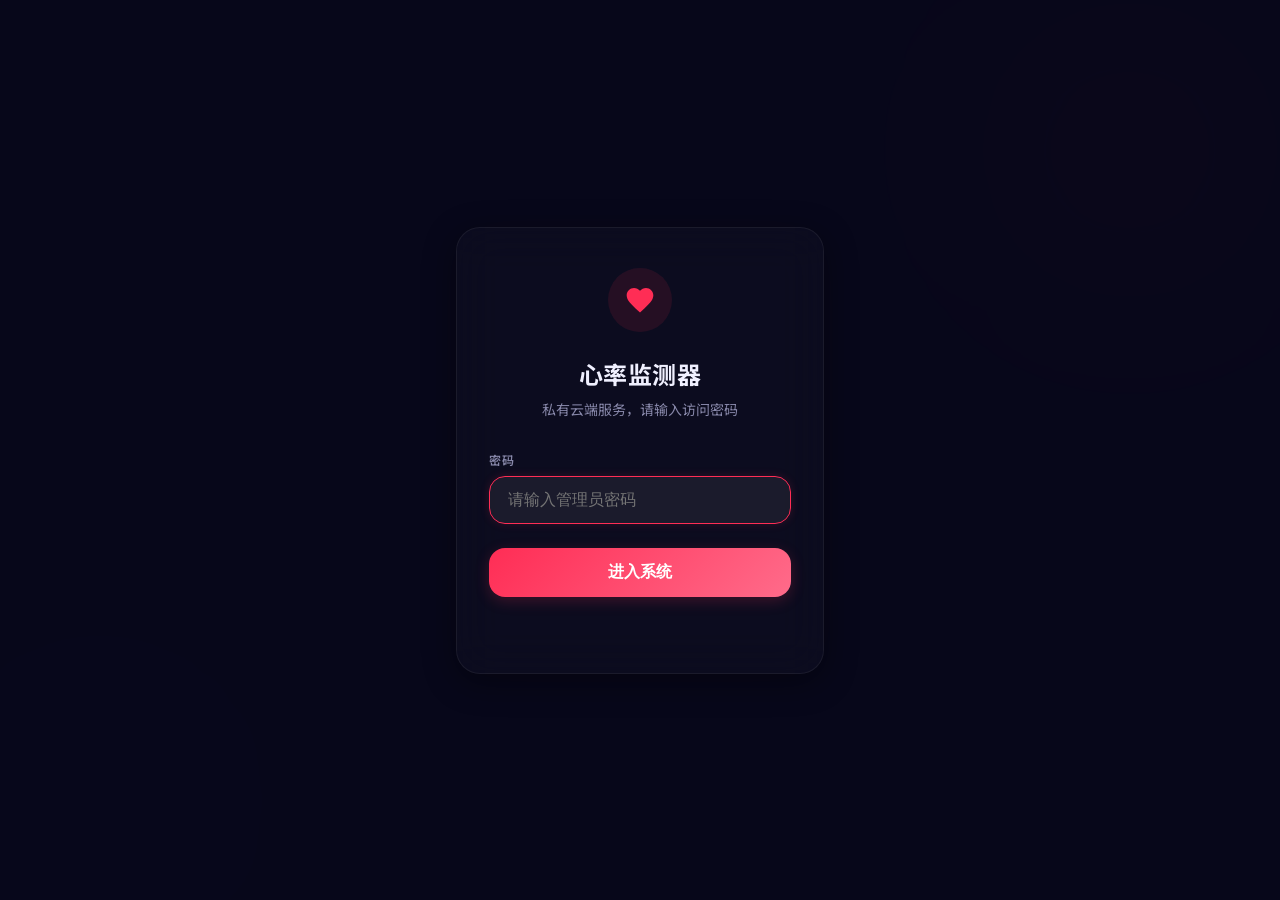
<file: Server/static/login.html>
<!DOCTYPE html>
<html lang="zh-CN">
<head>
    <meta charset="UTF-8">
    <meta name="viewport" content="width=device-width, initial-scale=1.0">
    <title>登录 - 心率监测器</title>
    <meta name="description" content="心率监测器安全登录页面">
    <link rel="icon" type="image/png" href="/static/favicon.png">
    <link rel="preconnect" href="https://fonts.googleapis.com">
    <link rel="preconnect" href="https://fonts.gstatic.com" crossorigin>
    <link href="https://fonts.googleapis.com/css2?family=Inter:wght@300;400;500;600;700;900&family=Noto+Sans+SC:wght@300;400;500;700&display=swap" rel="stylesheet">
    <style>
        :root {
            --bg-primary: #07071a;
            --bg-secondary: #0e0e2a;
            --bg-card: rgba(255, 255, 255, 0.025);
            --bg-card-border: rgba(255, 255, 255, 0.06);
            --bg-input: rgba(255, 255, 255, 0.04);
            --text-primary: #f0f0ff;
            --text-secondary: #8888aa;
            --accent: #ff2d55;
            --accent-light: #ff6b8a;
            --accent-gradient: linear-gradient(135deg, #ff2d55 0%, #ff6b8a 100%);
            --radius-md: 16px;
            --radius-lg: 24px;
            --font-primary: 'Inter', 'Noto Sans SC', -apple-system, BlinkMacSystemFont, sans-serif;
            --transition: 0.3s cubic-bezier(0.4, 0, 0.2, 1);
        }

        *, *::before, *::after {
            margin: 0;
            padding: 0;
            box-sizing: border-box;
        }

        body {
            font-family: var(--font-primary);
            background: var(--bg-primary);
            color: var(--text-primary);
            min-height: 100vh;
            display: flex;
            align-items: center;
            justify-content: center;
            overflow: hidden;
            position: relative;
        }

        /* 背景装饰 */
        .bg-decoration {
            position: absolute;
            inset: 0;
            pointer-events: none;
            z-index: 0;
            overflow: hidden;
        }

        .bg-orb {
            position: absolute;
            border-radius: 50%;
            filter: blur(120px);
            opacity: 0.4;
        }

        .bg-orb-1 {
            width: 500px;
            height: 500px;
            background: radial-gradient(circle, rgba(255, 45, 85, 0.08) 0%, transparent 70%);
            top: -100px;
            right: -100px;
            animation: orbFloat1 20s ease-in-out infinite;
        }

        .bg-orb-2 {
            width: 400px;
            height: 400px;
            background: radial-gradient(circle, rgba(91, 127, 255, 0.06) 0%, transparent 70%);
            bottom: -100px;
            left: -100px;
            animation: orbFloat2 25s ease-in-out infinite;
        }

        @keyframes orbFloat1 {
            0%, 100% { transform: translate(0, 0); }
            50% { transform: translate(-30px, 20px); }
        }

        @keyframes orbFloat2 {
            0%, 100% { transform: translate(0, 0); }
            50% { transform: translate(20px, -30px); }
        }

        /* 登录卡片 */
        .login-container {
            position: relative;
            z-index: 1;
            width: 100%;
            max-width: 400px;
            padding: 16px;
        }

        .login-card {
            background: var(--bg-card);
            backdrop-filter: blur(20px);
            -webkit-backdrop-filter: blur(20px);
            border: 1px solid var(--bg-card-border);
            border-radius: var(--radius-lg);
            padding: 40px 32px;
            box-shadow: 0 8px 32px rgba(0, 0, 0, 0.4), 0 0 60px rgba(255, 45, 85, 0.02);
            text-align: center;
        }

        .logo-icon {
            display: inline-flex;
            align-items: center;
            justify-content: center;
            width: 64px;
            height: 64px;
            background: rgba(255, 45, 85, 0.1);
            border-radius: 50%;
            margin-bottom: 24px;
            animation: pulse 2s infinite;
        }

        @keyframes pulse {
            0%, 100% { transform: scale(1); box-shadow: 0 0 0 0 rgba(255, 45, 85, 0.2); }
            50% { transform: scale(1.05); box-shadow: 0 0 15px 5px rgba(255, 45, 85, 0.1); }
        }

        h2 {
            font-size: 24px;
            font-weight: 700;
            margin-bottom: 8px;
            letter-spacing: 0.5px;
        }

        p.subtitle {
            color: var(--text-secondary);
            font-size: 14px;
            margin-bottom: 32px;
        }

        .form-group {
            margin-bottom: 24px;
            text-align: left;
        }

        label {
            display: block;
            font-size: 12px;
            font-weight: 600;
            color: var(--text-secondary);
            margin-bottom: 8px;
            text-transform: uppercase;
            letter-spacing: 1px;
        }

        input[type="password"] {
            width: 100%;
            background: var(--bg-input);
            border: 1px solid var(--bg-card-border);
            border-radius: var(--radius-md);
            padding: 14px 18px;
            font-size: 16px;
            color: var(--text-primary);
            outline: none;
            transition: var(--transition);
        }

        input[type="password"]:focus {
            border-color: var(--accent);
            box-shadow: 0 0 10px rgba(255, 45, 85, 0.15);
            background: rgba(255, 255, 255, 0.06);
        }

        button.btn-login {
            width: 100%;
            background: var(--accent-gradient);
            border: none;
            border-radius: var(--radius-md);
            padding: 14px;
            font-size: 16px;
            font-weight: 600;
            color: white;
            cursor: pointer;
            transition: var(--transition);
            box-shadow: 0 4px 15px rgba(255, 45, 85, 0.2);
        }

        button.btn-login:hover {
            transform: translateY(-2px);
            box-shadow: 0 6px 20px rgba(255, 45, 85, 0.3);
            filter: brightness(1.1);
        }

        button.btn-login:active {
            transform: translateY(0);
        }

        .error-message {
            color: #ff4757;
            font-size: 13px;
            margin-top: 16px;
            min-height: 20px;
            opacity: 0;
            transition: var(--transition);
        }

        .error-message.show {
            opacity: 1;
        }
    </style>
</head>
<body>
    <!-- 背景装饰 -->
    <div class="bg-decoration">
        <div class="bg-orb bg-orb-1"></div>
        <div class="bg-orb bg-orb-2"></div>
    </div>

    <div class="login-container">
        <div class="login-card">
            <div class="logo-icon">
                <svg viewBox="0 0 24 24" width="32" height="32" fill="var(--accent)">
                    <path d="M12 21.35l-1.45-1.32C5.4 15.36 2 12.28 2 8.5 2 5.42 4.42 3 7.5 3c1.74 0 3.41.81 4.5 2.09 C13.09 3.81 14.76 3 16.5 3 19.58 3 22 5.42 22 8.5 c0 3.78-3.4 6.86-8.55 11.54L12 21.35z"/>
                </svg>
            </div>
            <h2>心率监测器</h2>
            <p class="subtitle">私有云端服务，请输入访问密码</p>

            <form id="loginForm" onsubmit="handleLogin(event)">
                <div class="form-group">
                    <label for="password">密码</label>
                    <input type="password" id="password" placeholder="请输入管理员密码" required autofocus autocomplete="current-password">
                </div>
                <button type="submit" class="btn-login" id="loginBtn">进入系统</button>
                <div id="errorMsg" class="error-message"></div>
            </form>
        </div>
    </div>

    <script>
        async function handleLogin(event) {
            event.preventDefault();
            const passwordInput = document.getElementById('password');
            const errorMsg = document.getElementById('errorMsg');
            const loginBtn = document.getElementById('loginBtn');
            const password = passwordInput.value;

            errorMsg.classList.remove('show');
            loginBtn.disabled = true;
            loginBtn.textContent = '验证中...';

            try {
                const response = await fetch('/login', {
                    method: 'POST',
                    headers: {
                        'Content-Type': 'application/json'
                    },
                    body: JSON.stringify({ password })
                });

                const result = await response.json();
                if (response.ok && result.success) {
                    window.location.href = '/';
                } else {
                    errorMsg.textContent = result.message || '密码错误，请重试';
                    errorMsg.classList.add('show');
                    passwordInput.value = '';
                    passwordInput.focus();
                }
            } catch (error) {
                errorMsg.textContent = '网络错误，请稍后再试';
                errorMsg.classList.add('show');
            } finally {
                loginBtn.disabled = false;
                loginBtn.textContent = '进入系统';
            }
        }
    </script>
</body>
</html>
</file>
